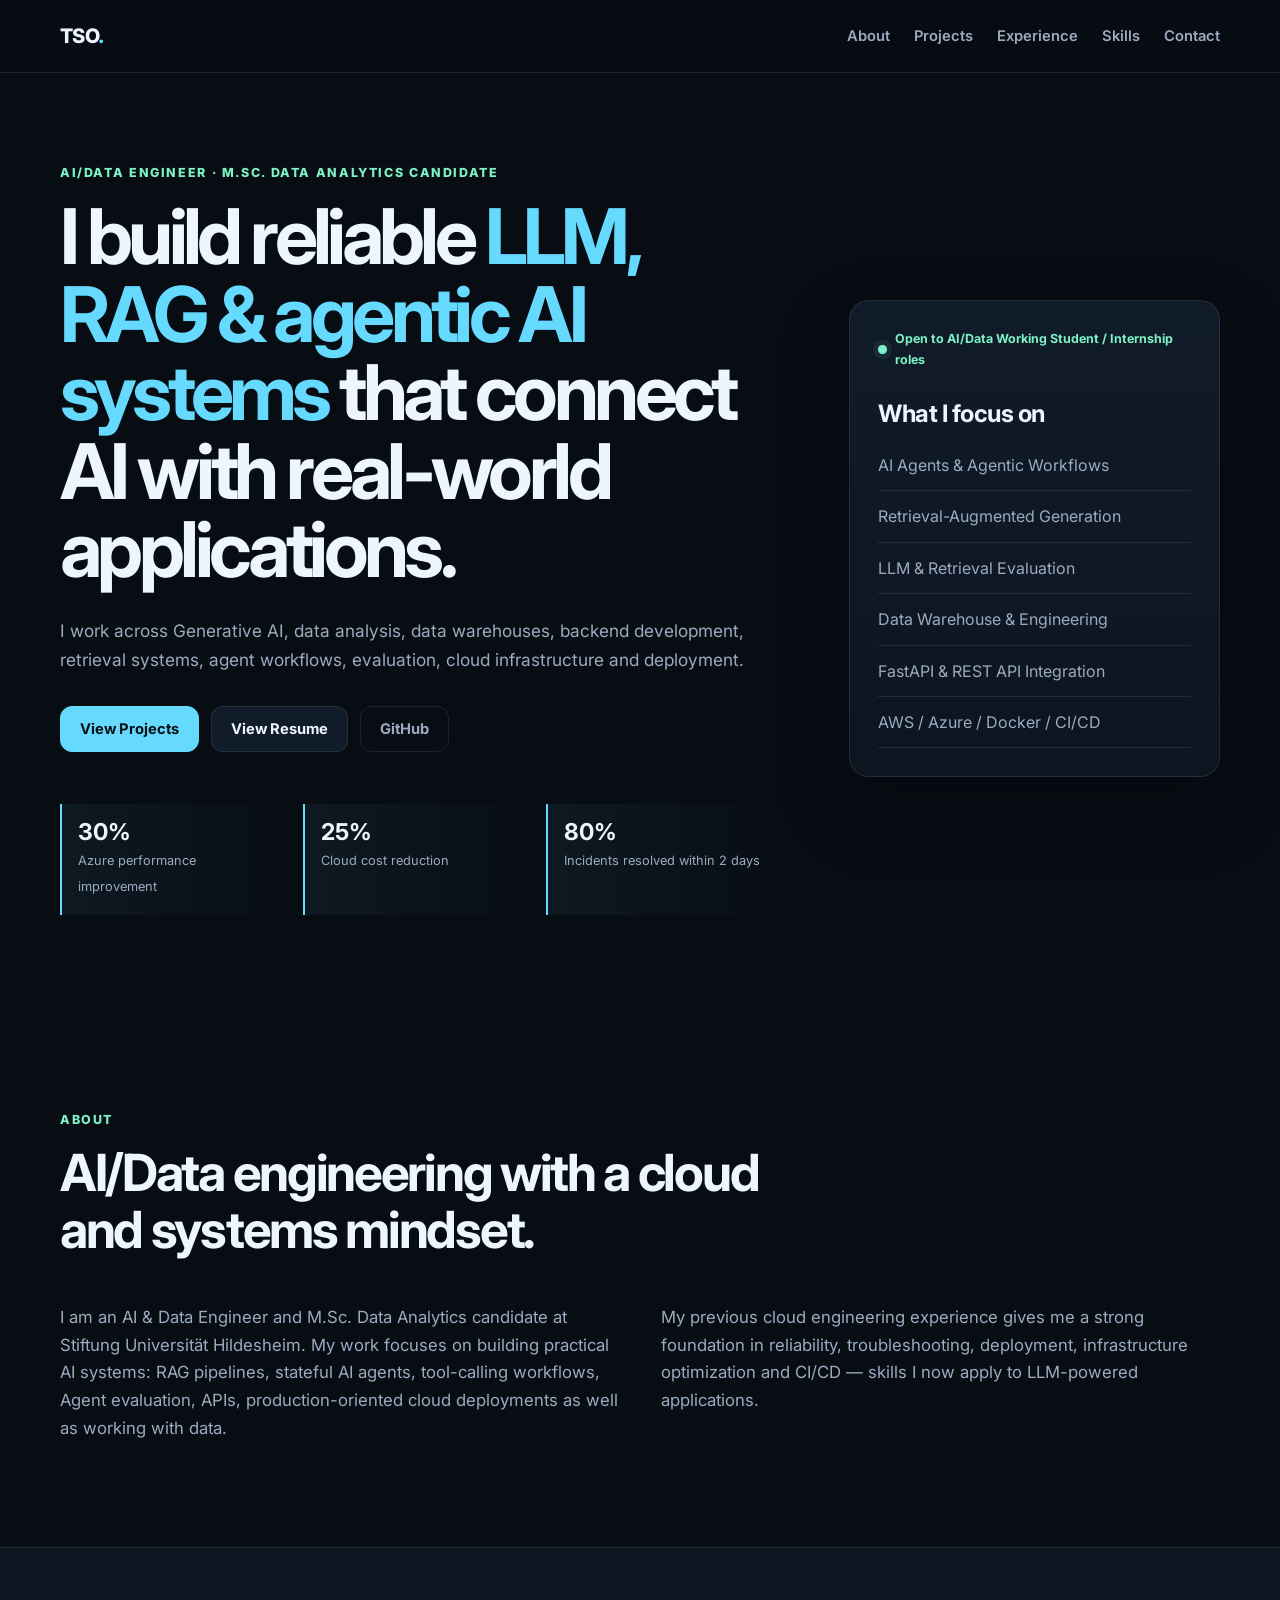
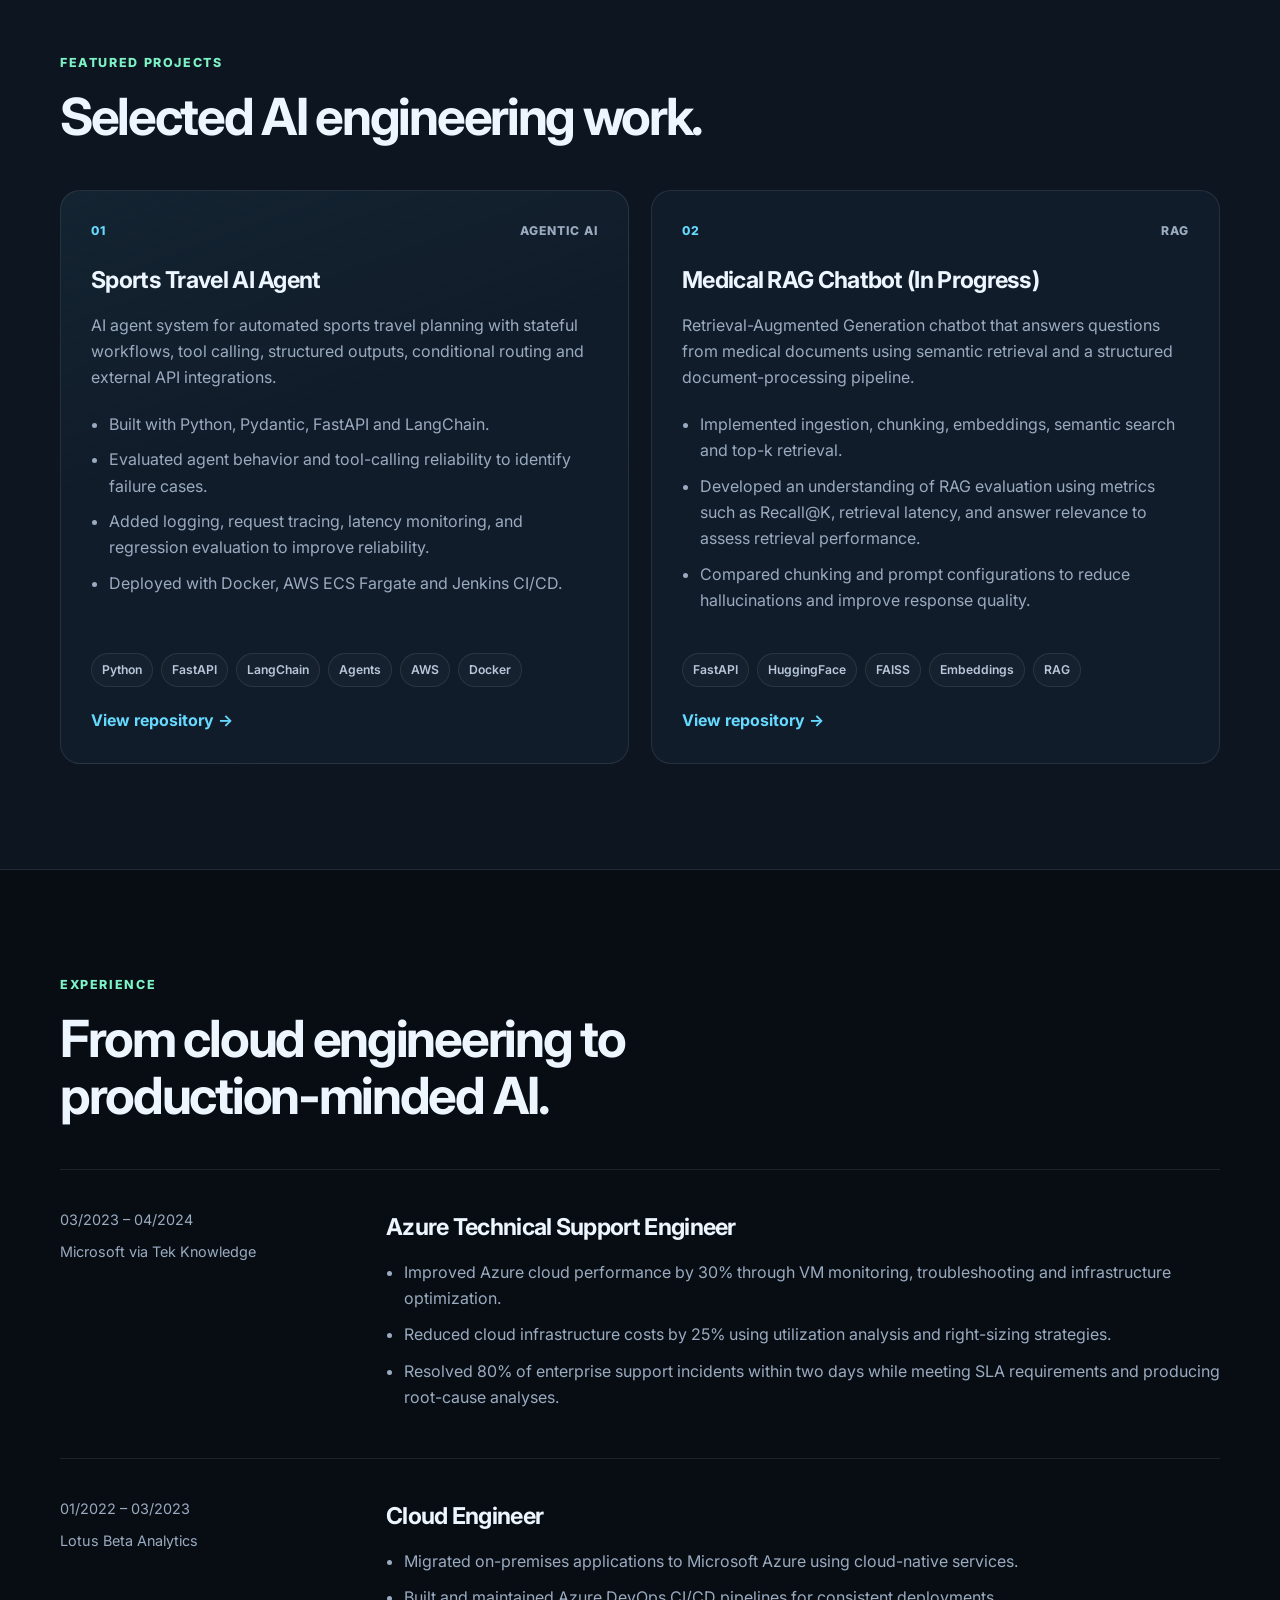
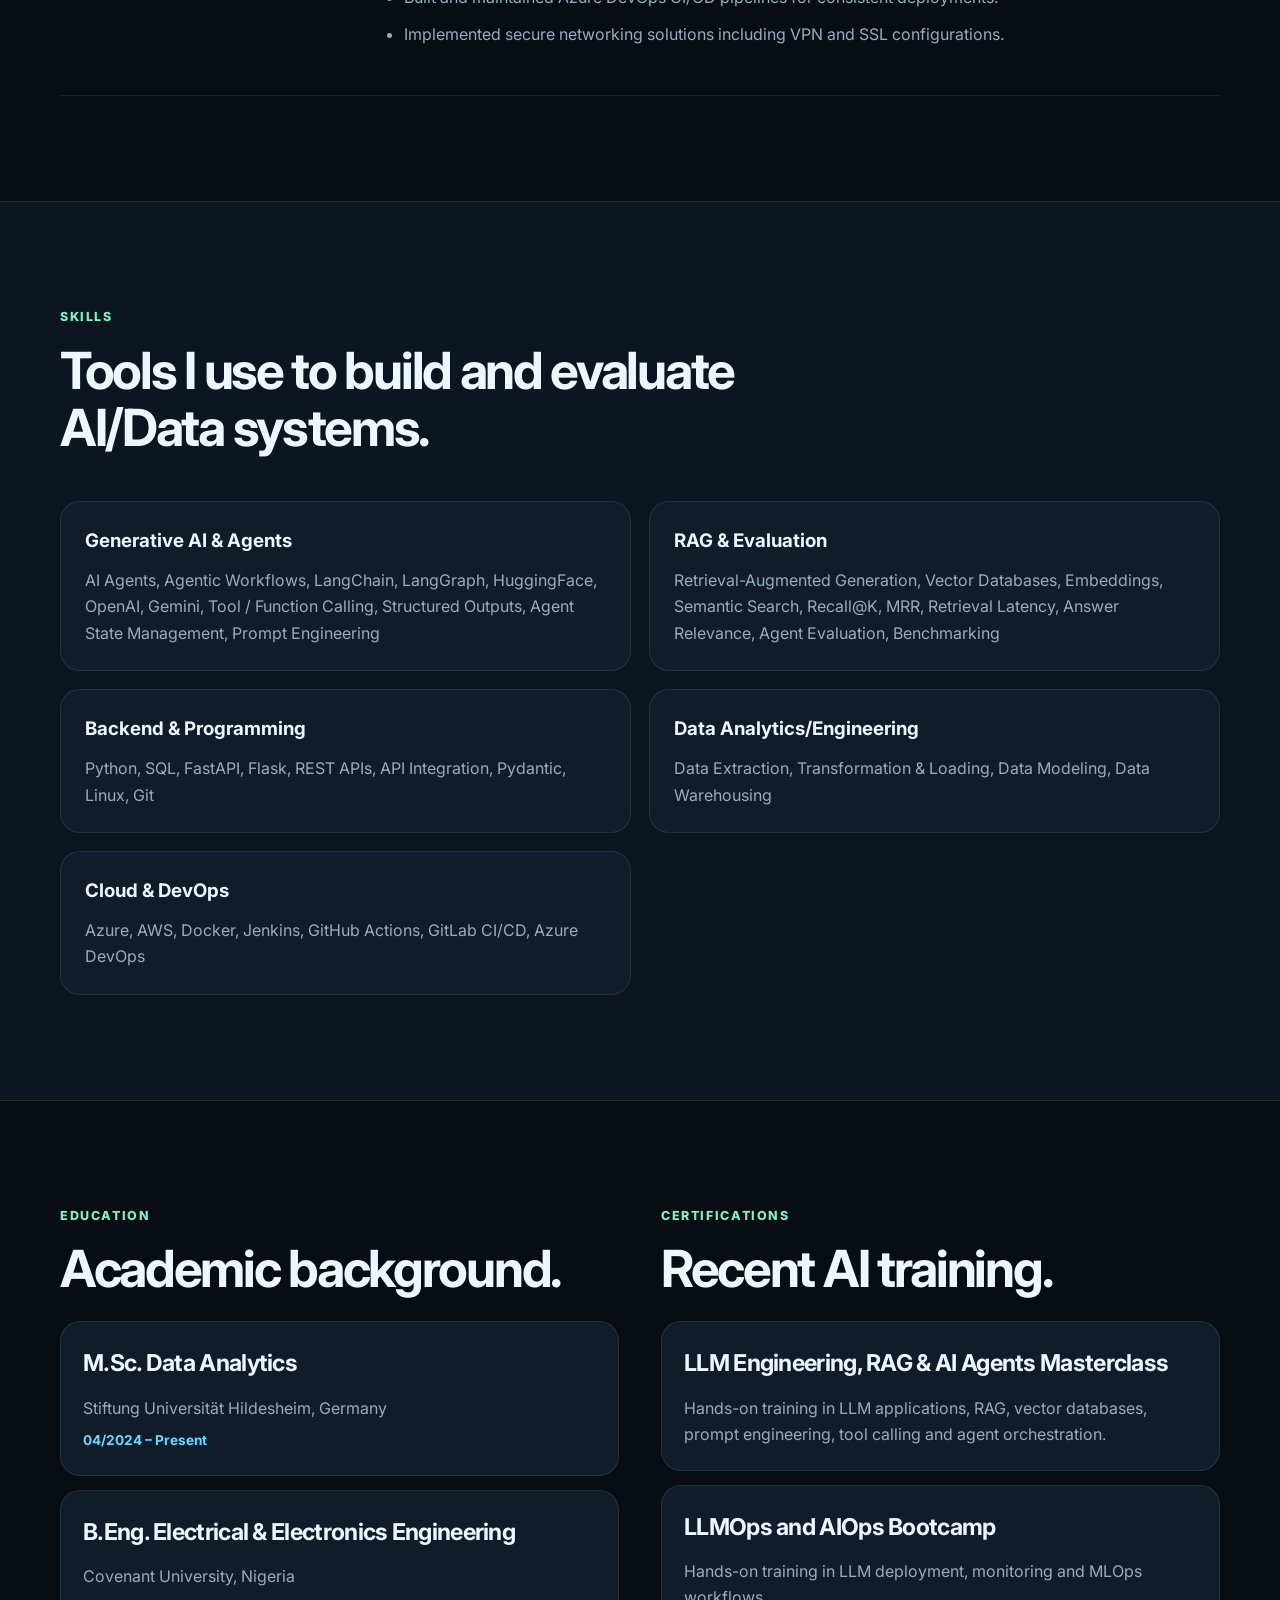
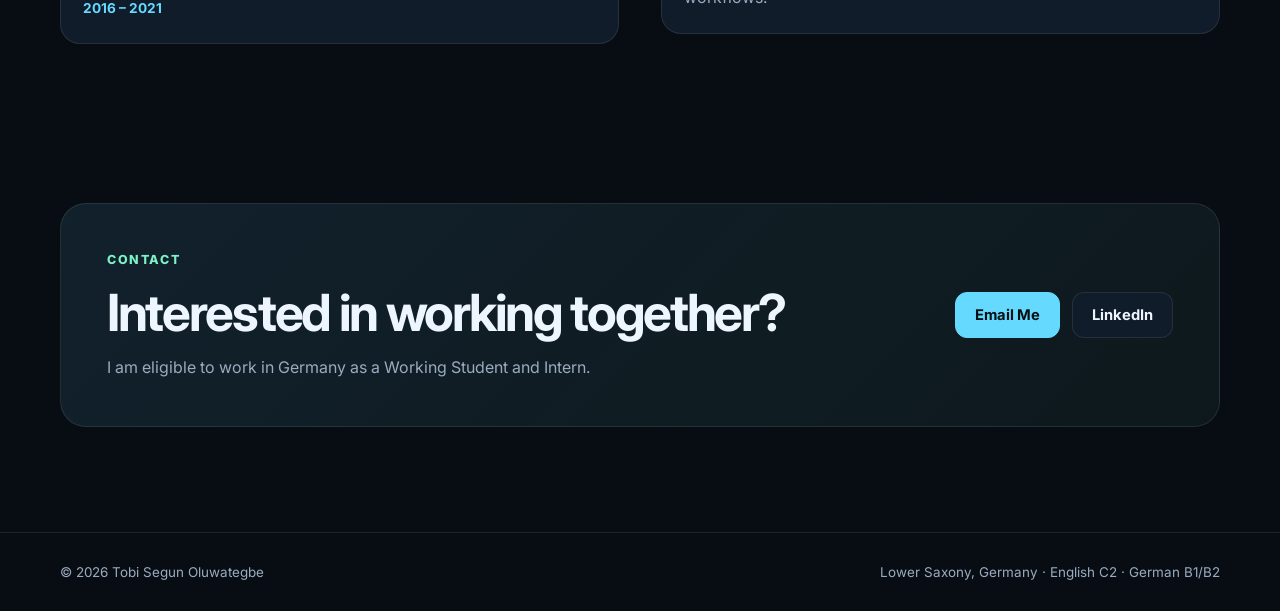
<file: index.html>
<!DOCTYPE html>
<html lang="en">
<head>
  <meta charset="UTF-8" />
  <meta name="viewport" content="width=device-width, initial-scale=1.0" />
  <meta name="description" content="Portfolio of Tobi Segun Oluwategbe — AI Engineer and M.Sc. Data Analytics candidate building AI agents, RAG, Data Pipelines, and cloud-native AI systems." />
  <title>Tobi Segun Oluwategbe | AI/Data Engineer</title>

  <link rel="preconnect" href="https://fonts.googleapis.com">
  <link rel="preconnect" href="https://fonts.gstatic.com" crossorigin>
  <link href="https://fonts.googleapis.com/css2?family=Inter:wght@400;500;600;700;800&display=swap" rel="stylesheet">
  <link rel="stylesheet" href="style.css" />
</head>
<body>
  <header class="site-header">
    <nav class="nav container" aria-label="Main navigation">
      <a class="brand" href="#top">TSO<span>.</span></a>
      <div class="nav-links">
        <a href="#about">About</a>
        <a href="#projects">Projects</a>
        <a href="#experience">Experience</a>
        <a href="#skills">Skills</a>
        <a href="#contact">Contact</a>
      </div>
    </nav>
  </header>

  <main id="top">
    <section class="hero container">
      <div class="hero-copy">
        <p class="eyebrow">AI/DATA ENGINEER · M.SC. DATA ANALYTICS CANDIDATE</p>
        <h1>I build reliable <span>LLM, RAG & agentic AI systems</span> that connect AI with real-world applications.</h1>
        <p class="hero-text">
          I work across Generative AI, data analysis, data warehouses, backend development, retrieval systems, agent workflows,
          evaluation, cloud infrastructure and deployment.
        </p>

        <div class="hero-actions">
          <a class="btn primary" href="#projects">View Projects</a>
          <a class="btn secondary" href="resume.pdf" target="_blank" rel="noopener">View Resume</a>
          <a class="btn ghost" href="https://github.com/tegbetobi" target="_blank" rel="noopener">GitHub</a>
        </div>

        <div class="quick-stats" aria-label="Key achievements">
          <div><strong>30%</strong><span>Azure performance improvement</span></div>
          <div><strong>25%</strong><span>Cloud cost reduction</span></div>
          <div><strong>80%</strong><span>Incidents resolved within 2 days</span></div>
        </div>
      </div>

      <aside class="hero-panel" aria-label="Profile highlights">
        <div class="status"><span class="status-dot"></span> Open to AI/Data Working Student / Internship roles</div>
        <h2>What I focus on</h2>
        <ul>
          <li>AI Agents & Agentic Workflows</li>
          <li>Retrieval-Augmented Generation</li>
          <li>LLM & Retrieval Evaluation</li>
          <li>Data Warehouse & Engineering</li>
          <li>FastAPI & REST API Integration</li>
          <li>AWS / Azure / Docker / CI/CD</li>
        </ul>
      </aside>
    </section>

    <section id="about" class="section container">
      <div class="section-heading">
        <p class="eyebrow">ABOUT</p>
        <h2>AI/Data engineering with a cloud and systems mindset.</h2>
      </div>
      <div class="about-grid">
        <p>
          I am an AI & Data Engineer and M.Sc. Data Analytics candidate at Stiftung Universität Hildesheim.
          My work focuses on building practical AI systems: RAG pipelines, stateful AI agents,
          tool-calling workflows, Agent evaluation, APIs, production-oriented cloud deployments as well as working with data.
        </p>
        <p>
          My previous cloud engineering experience gives me a strong foundation in reliability,
          troubleshooting, deployment, infrastructure optimization and CI/CD — skills I now apply
          to LLM-powered applications.
        </p>
      </div>
    </section>

    <section id="projects" class="section section-muted">
      <div class="container">
        <div class="section-heading">
          <p class="eyebrow">FEATURED PROJECTS</p>
          <h2>Selected AI engineering work.</h2>
        </div>

        <div class="project-grid">
          <article class="project-card featured">
            <div class="project-topline">
              <span class="project-number">01</span>
              <span class="project-type">Agentic AI</span>
            </div>
            <h3>Sports Travel AI Agent</h3>
            <p>
              AI agent system for automated sports travel planning with stateful workflows,
              tool calling, structured outputs, conditional routing and external API integrations.
            </p>
            <ul class="project-points">
              <li>Built with Python, Pydantic, FastAPI and LangChain.</li>
              <li>Evaluated agent behavior and tool-calling reliability to identify failure cases. </li>
                <li>Added logging, request tracing, latency monitoring, and regression evaluation to improve reliability.</li>
              <li>Deployed with Docker, AWS ECS Fargate and Jenkins CI/CD.</li>
            </ul>
            <div class="tech-list">
              <span>Python</span><span>FastAPI</span><span>LangChain</span><span>Agents</span><span>AWS</span><span>Docker</span>
            </div>
            <a class="text-link" href="https://github.com/tegbetobi/Sports_Travel_AI_Agent_V2" target="_blank" rel="noopener">View repository →</a>
          </article>

          <article class="project-card">
            <div class="project-topline">
              <span class="project-number">02</span>
              <span class="project-type">RAG</span>
            </div>
            <h3>Medical RAG Chatbot (In Progress)</h3>
            <p>
              Retrieval-Augmented Generation chatbot that answers questions from medical documents
              using semantic retrieval and a structured document-processing pipeline.
            </p>
            <ul class="project-points">
              <li>Implemented ingestion, chunking, embeddings, semantic search and top-k retrieval.</li>
              <li>Developed an understanding of RAG evaluation using metrics such as Recall@K, retrieval latency, and answer relevance to assess retrieval performance.</li>
              <li>Compared chunking and prompt configurations to reduce hallucinations and improve response quality.</li>
            </ul>
            <div class="tech-list">
              <span>FastAPI</span><span>HuggingFace</span><span>FAISS</span><span>Embeddings</span><span>RAG</span>
            </div>
            <a class="text-link" href="https://github.com/tegbetobi/RAG_Chatbot" target="_blank" rel="noopener">View repository →</a>
          </article>
        </div>
      </div>
    </section>

    <section id="experience" class="section container">
      <div class="section-heading">
        <p class="eyebrow">EXPERIENCE</p>
        <h2>From cloud engineering to production-minded AI.</h2>
      </div>

      <div class="timeline">
        <article class="timeline-item">
          <div class="timeline-meta">
            <span>03/2023 – 04/2024</span>
            <span>Microsoft via Tek Knowledge</span>
          </div>
          <div class="timeline-content">
            <h3>Azure Technical Support Engineer</h3>
            <ul>
              <li>Improved Azure cloud performance by 30% through VM monitoring, troubleshooting and infrastructure optimization.</li>
              <li>Reduced cloud infrastructure costs by 25% using utilization analysis and right-sizing strategies.</li>
              <li>Resolved 80% of enterprise support incidents within two days while meeting SLA requirements and producing root-cause analyses.</li>
            </ul>
          </div>
        </article>

        <article class="timeline-item">
          <div class="timeline-meta">
            <span>01/2022 – 03/2023</span>
            <span>Lotus Beta Analytics</span>
          </div>
          <div class="timeline-content">
            <h3>Cloud Engineer</h3>
            <ul>
              <li>Migrated on-premises applications to Microsoft Azure using cloud-native services.</li>
              <li>Built and maintained Azure DevOps CI/CD pipelines for consistent deployments.</li>
              <li>Implemented secure networking solutions including VPN and SSL configurations.</li>
            </ul>
          </div>
        </article>
      </div>
    </section>

    <section id="skills" class="section section-muted">
      <div class="container">
        <div class="section-heading">
          <p class="eyebrow">SKILLS</p>
          <h2>Tools I use to build and evaluate AI/Data systems.</h2>
        </div>

        <div class="skills-grid">
          <div class="skill-card">
            <h3>Generative AI & Agents</h3>
            <p>AI Agents, Agentic Workflows, LangChain, LangGraph, HuggingFace, OpenAI, Gemini, Tool / Function Calling, Structured Outputs, Agent State Management, Prompt Engineering</p>
          </div>
          <div class="skill-card">
            <h3>RAG & Evaluation</h3>
            <p>Retrieval-Augmented Generation, Vector Databases, Embeddings, Semantic Search, Recall@K, MRR, Retrieval Latency, Answer Relevance, Agent Evaluation, Benchmarking</p>
          </div>
          <div class="skill-card">
            <h3>Backend & Programming</h3>
            <p>Python, SQL, FastAPI, Flask, REST APIs, API Integration, Pydantic, Linux, Git</p>
          </div>
          <div class="skill-card">
            <h3>Data Analytics/Engineering</h3>
            <p>Data Extraction, Transformation & Loading, Data Modeling, Data Warehousing</p>
          </div>
          <div class="skill-card">
            <h3>Cloud & DevOps</h3>
            <p>Azure, AWS, Docker, Jenkins, GitHub Actions, GitLab CI/CD, Azure DevOps</p>
          </div>
        </div>
      </div>
    </section>

    <section class="section container">
      <div class="split-grid">
        <div>
          <div class="section-heading compact">
            <p class="eyebrow">EDUCATION</p>
            <h2>Academic background.</h2>
          </div>
          <div class="info-card">
            <h3>M.Sc. Data Analytics</h3>
            <p>Stiftung Universität Hildesheim, Germany</p>
            <span>04/2024 – Present</span>
          </div>
          <div class="info-card">
            <h3>B.Eng. Electrical & Electronics Engineering</h3>
            <p>Covenant University, Nigeria</p>
            <span>2016 – 2021</span>
          </div>
        </div>

        <div>
          <div class="section-heading compact">
            <p class="eyebrow">CERTIFICATIONS</p>
            <h2>Recent AI training.</h2>
          </div>
          <div class="info-card">
            <h3>LLM Engineering, RAG & AI Agents Masterclass</h3>
            <p>Hands-on training in LLM applications, RAG, vector databases, prompt engineering, tool calling and agent orchestration.</p>
          </div>
          <div class="info-card">
            <h3>LLMOps and AIOps Bootcamp</h3>
            <p>Hands-on training in LLM deployment, monitoring and MLOps workflows.</p>
          </div>
        </div>
      </div>
    </section>

    <section id="contact" class="section contact-section">
      <div class="container contact-card">
        <div>
          <p class="eyebrow">CONTACT</p>
          <h2>Interested in working together?</h2>
          <p>I am eligible to work in Germany as a Working Student and Intern.</p>
        </div>
        <div class="contact-actions">
          <a class="btn primary" href="mailto:tegbetobi2@gmail.com">Email Me</a>
          <a class="btn secondary" href="https://www.linkedin.com/in/tobi-segun-o-01893b1a3/" target="_blank" rel="noopener">LinkedIn</a>
        </div>
      </div>
    </section>
  </main>

  <footer>
    <div class="container footer-inner">
      <p>© 2026 Tobi Segun Oluwategbe</p>
      <p>Lower Saxony, Germany · English C2 · German B1/B2</p>
    </div>
  </footer>
</body>
</html>
</file>
<file: style.css>
:root {
  --bg: #080d14;
  --surface: #0d1520;
  --surface-2: #111c2a;
  --border: rgba(255, 255, 255, 0.09);
  --text: #edf5ff;
  --muted: #9aabc0;
  --accent: #66d9ff;
  --accent-2: #7cf2c5;
  --max: 1160px;
  --radius: 20px;
}

* {
  box-sizing: border-box;
  margin: 0;
  padding: 0;
}

html {
  scroll-behavior: smooth;
}

body {
  font-family: "Inter", sans-serif;
  background: var(--bg);
  color: var(--text);
  line-height: 1.65;
}

a {
  color: inherit;
}

.container {
  width: min(var(--max), calc(100% - 40px));
  margin: 0 auto;
}

.site-header {
  position: sticky;
  top: 0;
  z-index: 100;
  background: rgba(8, 13, 20, 0.82);
  border-bottom: 1px solid var(--border);
  backdrop-filter: blur(16px);
}

.nav {
  min-height: 72px;
  display: flex;
  align-items: center;
  justify-content: space-between;
  gap: 24px;
}

.brand {
  font-weight: 800;
  font-size: 1.25rem;
  text-decoration: none;
  letter-spacing: -0.03em;
}

.brand span,
.hero h1 span {
  color: var(--accent);
}

.nav-links {
  display: flex;
  align-items: center;
  gap: 24px;
}

.nav-links a {
  text-decoration: none;
  color: var(--muted);
  font-size: 0.92rem;
  font-weight: 600;
}

.nav-links a:hover {
  color: var(--text);
}

.hero {
  min-height: calc(100vh - 72px);
  display: grid;
  grid-template-columns: 1.45fr 0.75fr;
  align-items: center;
  gap: 72px;
  padding-top: 90px;
  padding-bottom: 90px;
}

.eyebrow {
  color: var(--accent-2);
  font-size: 0.78rem;
  font-weight: 800;
  letter-spacing: 0.13em;
  margin-bottom: 14px;
}

.hero h1 {
  font-size: clamp(2.8rem, 6vw, 5.4rem);
  line-height: 1.02;
  letter-spacing: -0.06em;
  max-width: 950px;
}

.hero-text {
  max-width: 700px;
  margin: 28px 0 32px;
  color: var(--muted);
  font-size: 1.08rem;
}

.hero-actions,
.contact-actions {
  display: flex;
  flex-wrap: wrap;
  gap: 12px;
}

.btn {
  display: inline-flex;
  align-items: center;
  justify-content: center;
  min-height: 46px;
  padding: 0 19px;
  border-radius: 12px;
  border: 1px solid var(--border);
  text-decoration: none;
  font-weight: 700;
  font-size: 0.92rem;
  transition: transform .2s ease, border-color .2s ease, background .2s ease;
}

.btn:hover {
  transform: translateY(-2px);
}

.btn.primary {
  color: #051014;
  background: var(--accent);
  border-color: var(--accent);
}

.btn.secondary {
  background: var(--surface-2);
}

.btn.ghost {
  color: var(--muted);
}

.quick-stats {
  display: grid;
  grid-template-columns: repeat(3, 1fr);
  gap: 12px;
  margin-top: 52px;
  max-width: 760px;
}

.quick-stats div {
  padding: 16px;
  border-left: 2px solid var(--accent);
  background: linear-gradient(90deg, rgba(102, 217, 255, .06), transparent);
}

.quick-stats strong {
  display: block;
  font-size: 1.45rem;
  line-height: 1.1;
}

.quick-stats span {
  color: var(--muted);
  font-size: 0.8rem;
}

.hero-panel {
  background: linear-gradient(180deg, rgba(17, 28, 42, .98), rgba(13, 21, 32, .98));
  border: 1px solid var(--border);
  border-radius: var(--radius);
  padding: 28px;
  box-shadow: 0 30px 70px rgba(0,0,0,.25);
}

.status {
  display: inline-flex;
  align-items: center;
  gap: 8px;
  color: var(--accent-2);
  font-size: 0.78rem;
  font-weight: 700;
  margin-bottom: 24px;
}

.status-dot {
  width: 9px;
  height: 9px;
  border-radius: 50%;
  background: var(--accent-2);
  box-shadow: 0 0 0 5px rgba(124,242,197,.08);
}

.hero-panel h2 {
  margin-bottom: 18px;
  letter-spacing: -0.02em;
}

.hero-panel ul {
  list-style: none;
  display: grid;
  gap: 12px;
}

.hero-panel li {
  color: var(--muted);
  padding-bottom: 12px;
  border-bottom: 1px solid var(--border);
}

.section {
  padding: 105px 0;
}

.section-muted {
  background: var(--surface);
  border-top: 1px solid var(--border);
  border-bottom: 1px solid var(--border);
}

.section-heading {
  max-width: 740px;
  margin-bottom: 45px;
}

.section-heading.compact {
  margin-bottom: 24px;
}

.section-heading h2,
.contact-card h2 {
  font-size: clamp(2rem, 4vw, 3.2rem);
  line-height: 1.12;
  letter-spacing: -0.045em;
}

.about-grid,
.split-grid {
  display: grid;
  grid-template-columns: 1fr 1fr;
  gap: 42px;
}

.about-grid p {
  color: var(--muted);
  font-size: 1.05rem;
}

.project-grid {
  display: grid;
  grid-template-columns: 1fr 1fr;
  gap: 22px;
}

.project-card,
.skill-card,
.info-card {
  background: var(--surface-2);
  border: 1px solid var(--border);
  border-radius: var(--radius);
}

.project-card {
  padding: 30px;
  display: flex;
  flex-direction: column;
  min-height: 100%;
}

.project-card.featured {
  background: linear-gradient(160deg, rgba(102,217,255,.08), rgba(17,28,42,1) 40%);
}

.project-topline {
  display: flex;
  justify-content: space-between;
  color: var(--muted);
  font-size: .76rem;
  font-weight: 800;
  text-transform: uppercase;
  letter-spacing: .08em;
}

.project-number {
  color: var(--accent);
}

.project-card h3,
.timeline-content h3,
.info-card h3 {
  font-size: 1.45rem;
  margin: 20px 0 12px;
  letter-spacing: -0.03em;
}

.project-card > p,
.info-card p {
  color: var(--muted);
}

.project-points {
  margin: 20px 0;
  padding-left: 18px;
  color: var(--muted);
}

.project-points li {
  margin-bottom: 9px;
}

.tech-list {
  display: flex;
  flex-wrap: wrap;
  gap: 8px;
  margin: auto 0 20px;
  padding-top: 10px;
}

.tech-list span {
  border: 1px solid var(--border);
  background: rgba(255,255,255,.025);
  border-radius: 999px;
  padding: 6px 10px;
  color: #b8c7d9;
  font-size: .76rem;
  font-weight: 600;
}

.text-link {
  color: var(--accent);
  text-decoration: none;
  font-weight: 700;
}

.timeline {
  border-top: 1px solid var(--border);
}

.timeline-item {
  display: grid;
  grid-template-columns: 280px 1fr;
  gap: 46px;
  padding: 38px 0;
  border-bottom: 1px solid var(--border);
}

.timeline-meta {
  display: flex;
  flex-direction: column;
  gap: 8px;
  color: var(--muted);
  font-size: .9rem;
}

.timeline-content h3 {
  margin-top: 0;
}

.timeline-content ul {
  color: var(--muted);
  padding-left: 18px;
}

.timeline-content li {
  margin-bottom: 10px;
}

.skills-grid {
  display: grid;
  grid-template-columns: repeat(2, 1fr);
  gap: 18px;
}

.skill-card {
  padding: 24px;
}

.skill-card h3 {
  margin-bottom: 10px;
}

.skill-card p {
  color: var(--muted);
}

.info-card {
  padding: 22px;
  margin-bottom: 14px;
}

.info-card h3 {
  margin-top: 0;
}

.info-card span {
  display: inline-block;
  margin-top: 8px;
  color: var(--accent);
  font-size: .85rem;
  font-weight: 700;
}

.contact-section {
  padding-top: 40px;
}

.contact-card {
  background: linear-gradient(135deg, rgba(102,217,255,.10), rgba(124,242,197,.05));
  border: 1px solid var(--border);
  border-radius: 26px;
  padding: 46px;
  display: flex;
  justify-content: space-between;
  align-items: center;
  gap: 30px;
}

.contact-card p:not(.eyebrow) {
  color: var(--muted);
  margin-top: 12px;
}

footer {
  border-top: 1px solid var(--border);
  padding: 28px 0;
  color: var(--muted);
  font-size: .84rem;
}

.footer-inner {
  display: flex;
  justify-content: space-between;
  gap: 20px;
}

@media (max-width: 900px) {
  .hero,
  .project-grid,
  .about-grid,
  .split-grid,
  .skills-grid {
    grid-template-columns: 1fr;
  }

  .hero {
    min-height: auto;
    gap: 45px;
  }

  .timeline-item {
    grid-template-columns: 1fr;
    gap: 16px;
  }

  .contact-card {
    align-items: flex-start;
    flex-direction: column;
  }
}

@media (max-width: 680px) {
  .container {
    width: min(var(--max), calc(100% - 28px));
  }

  .nav {
    min-height: 64px;
  }

  .nav-links {
    display: none;
  }

  .hero {
    padding-top: 68px;
    padding-bottom: 68px;
  }

  .hero h1 {
    font-size: 2.85rem;
  }

  .quick-stats {
    grid-template-columns: 1fr;
  }

  .section {
    padding: 76px 0;
  }

  .project-card,
  .hero-panel,
  .contact-card {
    padding: 22px;
  }

  .footer-inner {
    flex-direction: column;
  }
}
</file>
